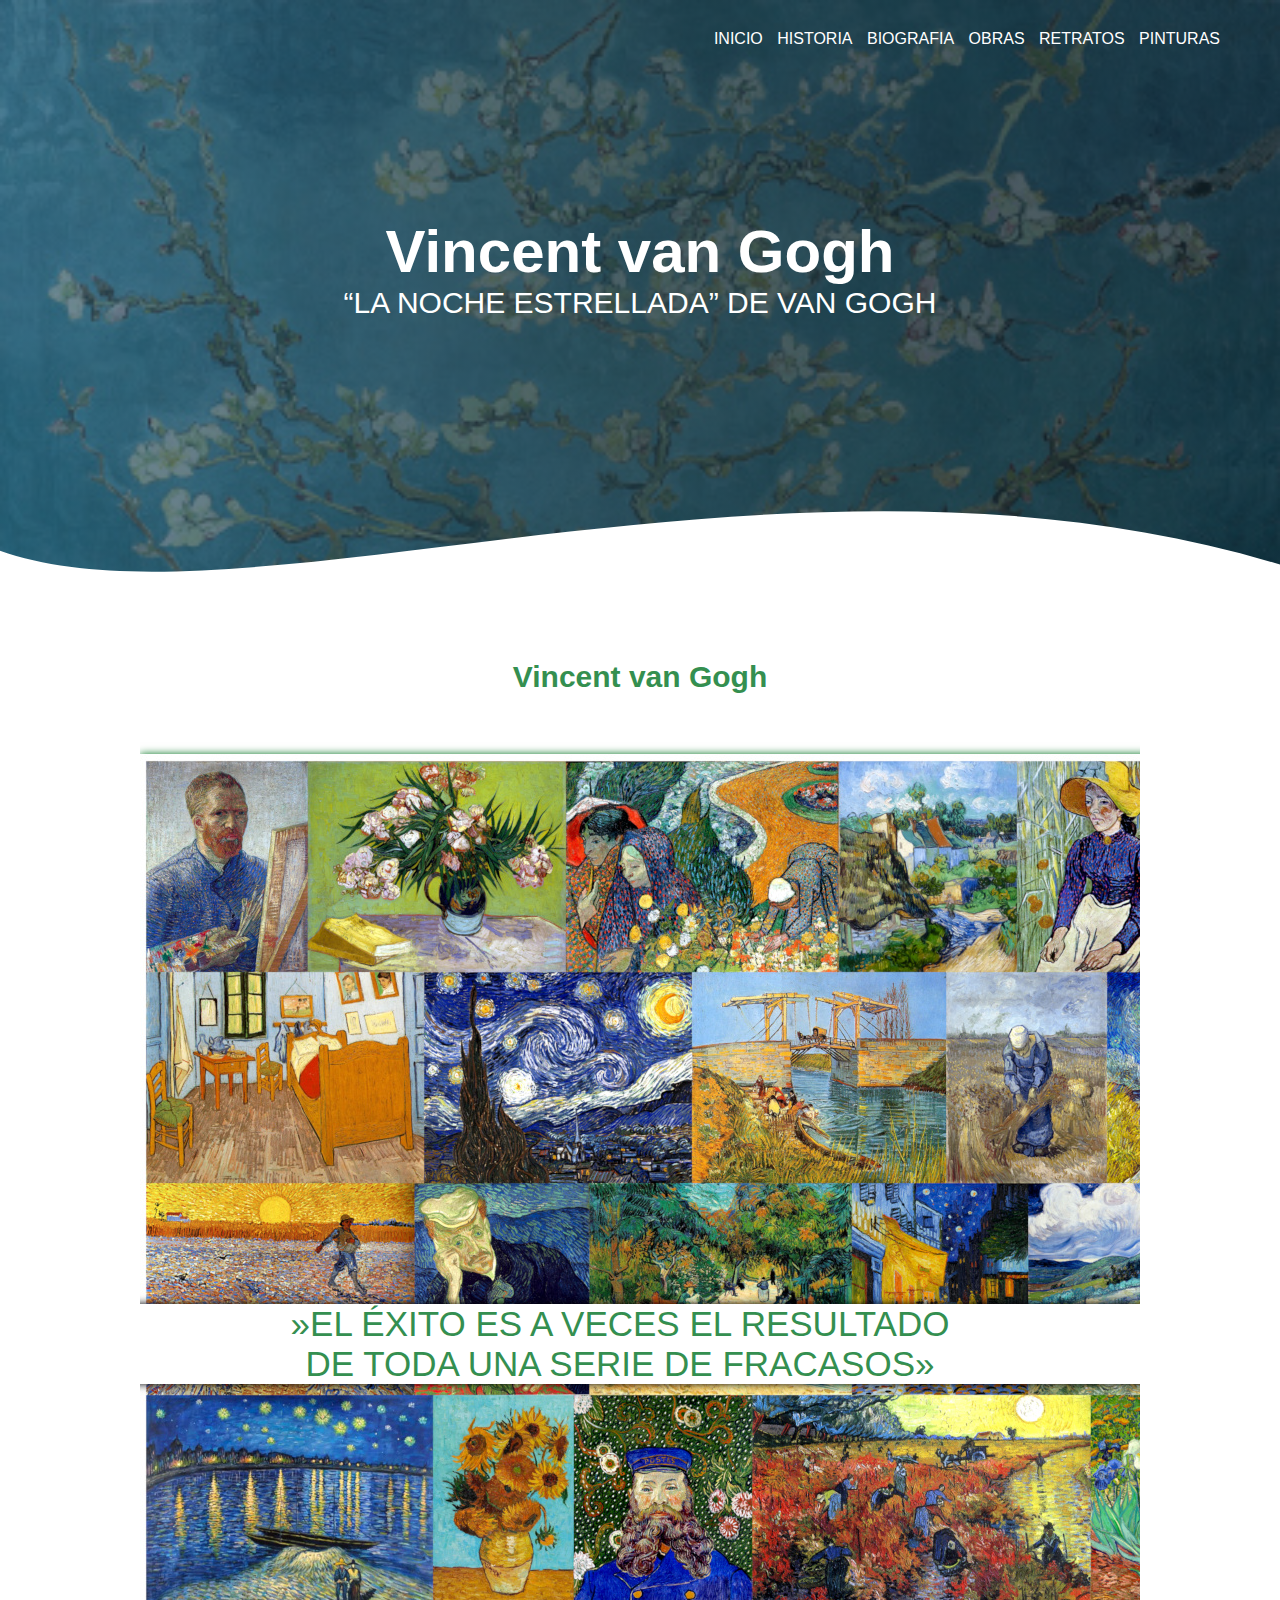
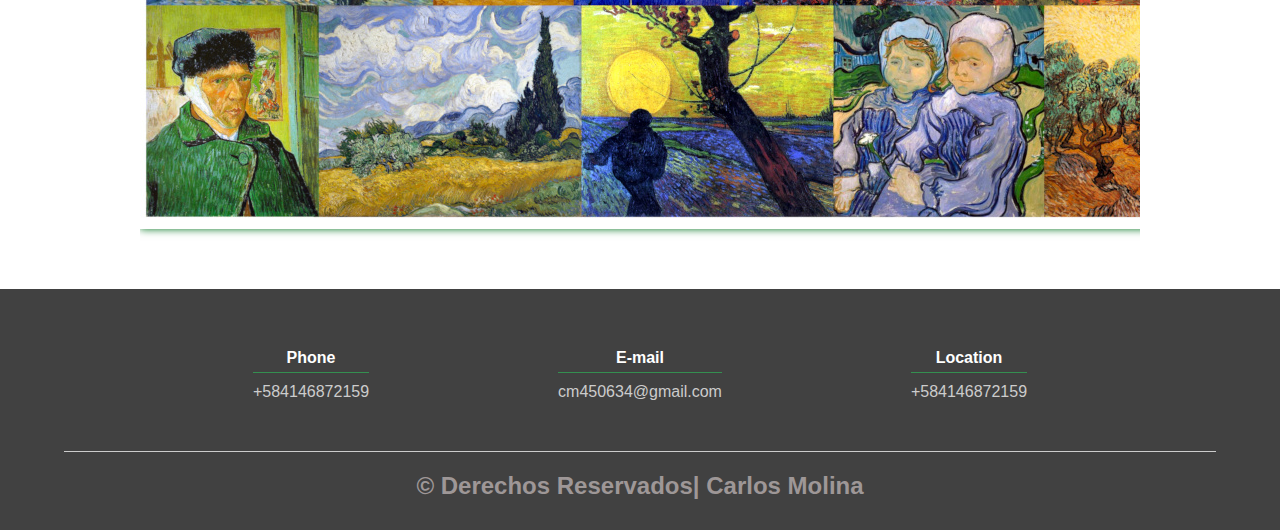
<file: index.html>
<!DOCTYPE html>
<html lang="es">
<head>
    <meta charset="UTF-8">
    <meta name="viewport" content="width=device-width, initial-scale=1.0">
    <title>CANVAs</title>
    <link rel="shortcut icon" href="img/icon1.jpg" type="image/x-icon">
    <link rel="stylesheet" href="css/style.css">
    <link rel = "preconnect" href = "https://fonts.gstatic.com">
    <link href = "https://fonts.googleapis.com/css2? family = Open + Sans: ital @ 1 & display = intercambiar "rel =" hoja de estilo ">
</head>
<body>
    <header>
        <nav>
            <a href="index.html">INICIO</a>
            <a href="historia.html">HISTORIA</a>
            <a href="biografia.html">BIOGRAFIA</a>
            <a href="obras.html">OBRAS</a>
            <a href="retratos.html">RETRATOS</a>
            <a href="pinturas.html">PINTURAS</a>
        </nav>
        <section class="text-header">
            <h1>Vincent van Gogh</h1>
            <h2>“LA NOCHE ESTRELLADA” DE VAN GOGH</h2>
        </section>
        <div class="wave" style="height: 150px; overflow: hidden;" ><svg viewBox="0 0 500 150" preserveAspectRatio="none" style="height: 100%; width: 100%;"><path d="M-23.98,66.61 C57.84,242.27 312.92,-78.45 530.19,141.61 L509.31,150.48 L0.00,150.00 Z" style="stroke: none; fill: #fff;"></path></svg></div>
    </header>
    <main>
        <section class="contenedor sobre-nosotros">
            <h2 class="titulo">Vincent van Gogh</h2>
            <div class="inicio-sobre-nosotros">
                <img src="img/portada.jpg" alt="" >
                <div class="contenido-texto">
                    <h3 class="texto1">»EL ÉXITO ES A VECES EL RESULTADO<br>DE TODA UNA SERIE DE FRACASOS»</br></h3>
                </div>
            </div>
        </section>
    </main>
    <footer>
        <div class="contenedor-footer">
            <div class="conten-foo">
                <h4>Phone</h4>
                <p>+584146872159</p>
            </div>
            <div class="conten-foo">
                <h4>E-mail</h4>
                <p>cm450634@gmail.com</p>
            </div>
            <div class="conten-foo">
                <h4>Location</h4>
                <p>+584146872159</p>
            </div>
        </div>
        <h2 class="titulo-f"> &copy; Derechos Reservados| Carlos Molina</h2>
    </footer>
</body>
</html>
</file>
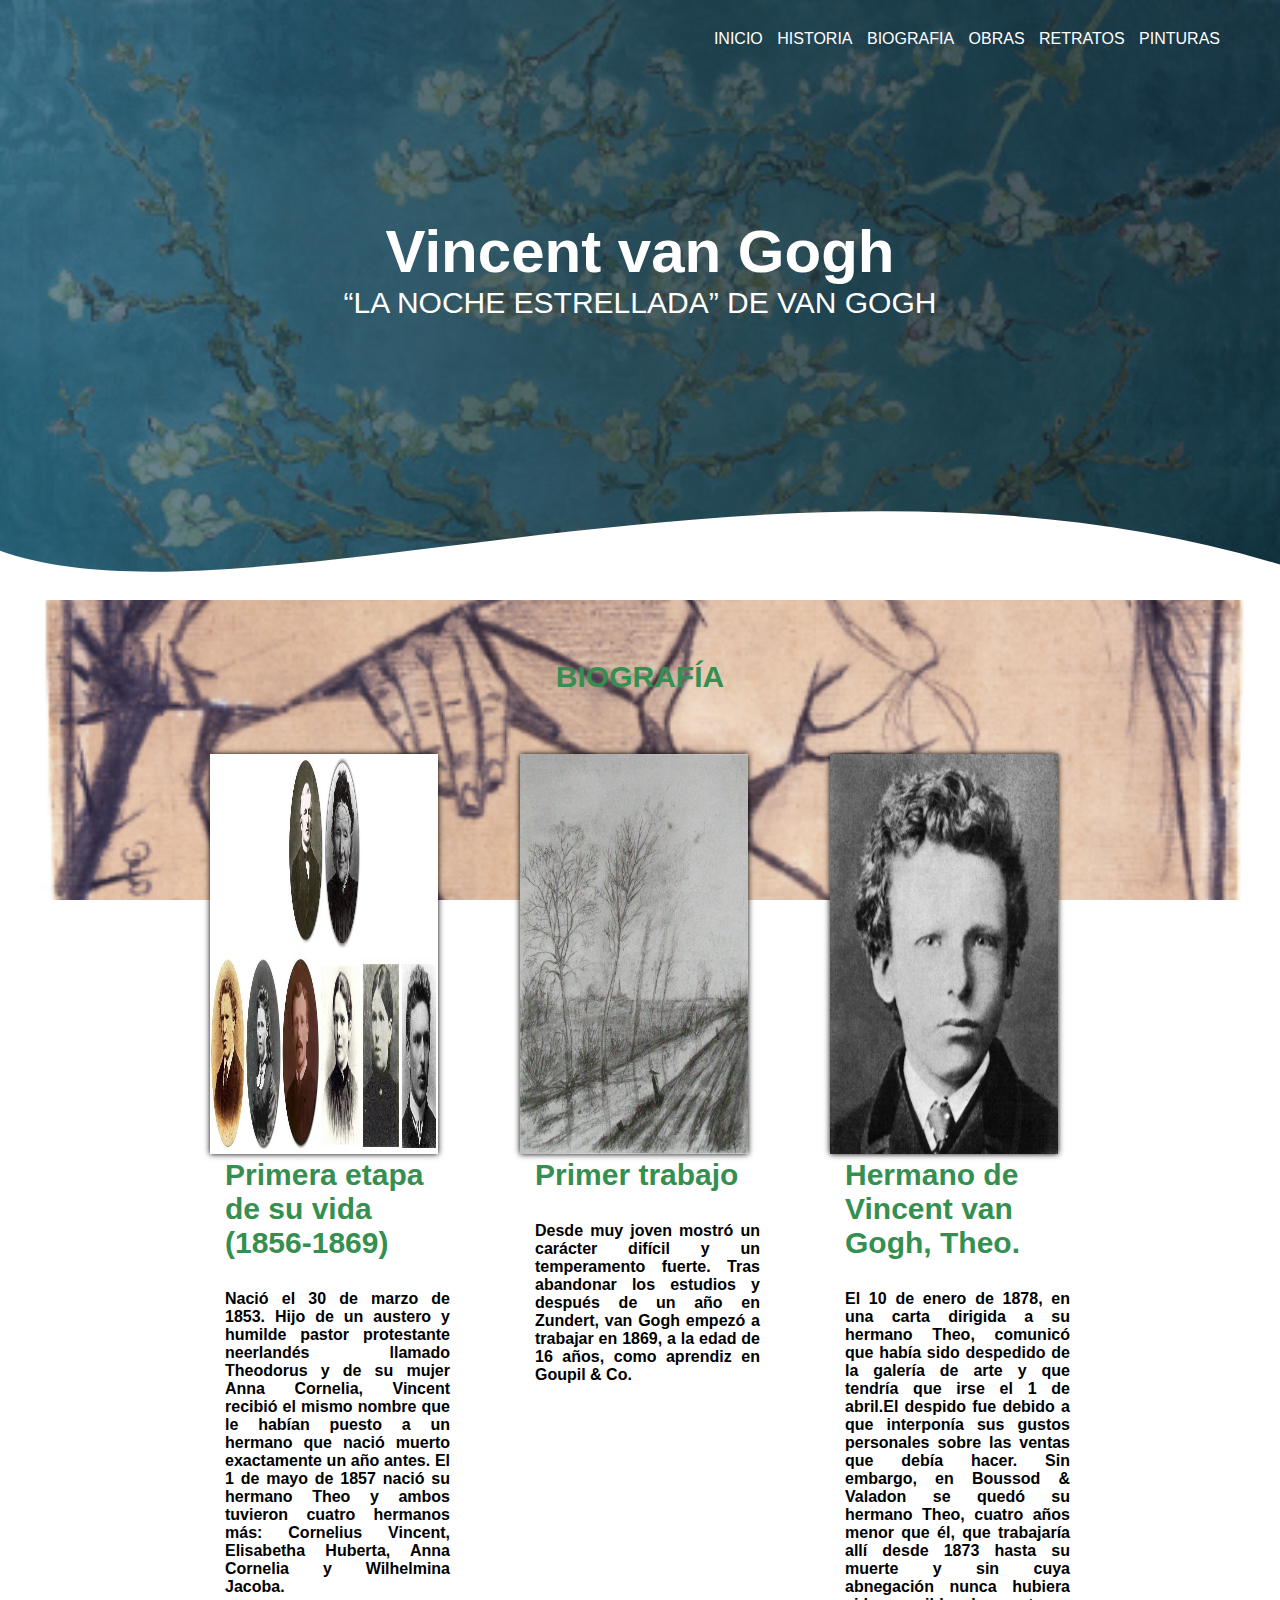
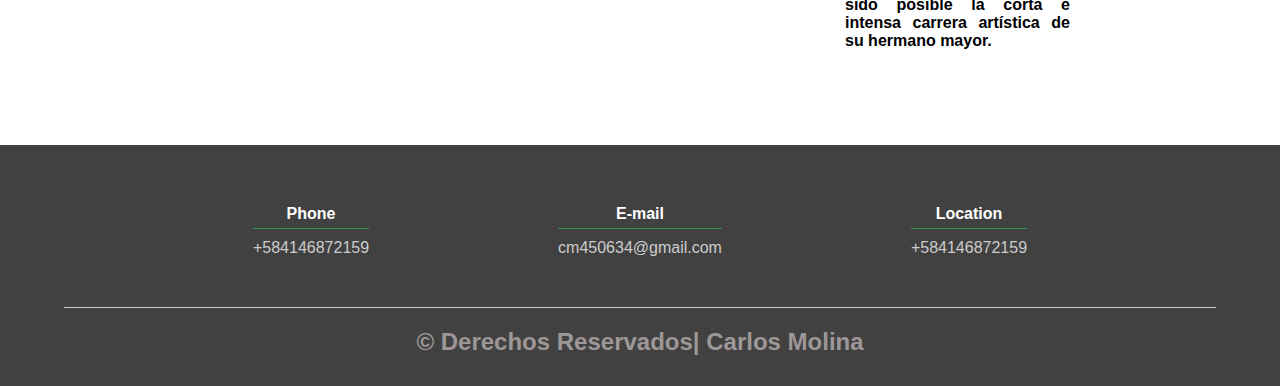
<file: biografia.html>
<!DOCTYPE html>
<html lang="es">
<head>
    <meta charset="UTF-8">
    <meta name="viewport" content="width=device-width, initial-scale=1.0">
    <title>CANVAs</title>
    <link rel="shortcut icon" href="img/icon1.jpg" type="image/x-icon">
    <link rel="stylesheet" href="css/style.css">
    <link rel = "preconnect" href = "https://fonts.gstatic.com">
    <link href = "https://fonts.googleapis.com/css2? family = Open + Sans: ital @ 1 & display = intercambiar "rel =" hoja de estilo ">
</head>
<body>
    <header>
        <nav>
            <a href="index.html">INICIO</a>
            <a href="historia.html">HISTORIA</a>
            <a href="biografia.html">BIOGRAFIA</a>
            <a href="obras.html">OBRAS</a>
            <a href="retratos.html">RETRATOS</a>
            <a href="pinturas.html">PINTURAS</a>
        </nav>
        <section  class="text-header">
             <h1>Vincent van Gogh
             </h1>
             <h2>“LA NOCHE ESTRELLADA” DE VAN GOGH</h2>
       </section>
    <div class="wave" style="height: 150px; overflow: hidden;" ><svg viewBox="0 0 500 150" preserveAspectRatio="none" style="height: 100%; width: 100%;"><path d="M-23.98,66.61 C57.84,242.27 312.92,-78.45 530.19,141.61 L509.31,150.48 L0.00,150.00 Z" style="stroke: none; fill: rgb(255, 255, 255);"></path></svg></div>
</header>
<main>
    <section class="biografia">
        <div class="contenedor">
        <h2 class="titulo">BIOGRAFÍA</h2>
        <div class="galeria-biof">
            <div class="imagen-biof">
                <img src="img/biog.jpg" alt="">
                <div class="texto-bio">
                    <h4>Primera etapa de su vida (1856-1869)</h4>
                    <p><b>Nació el 30 de marzo de 1853. Hijo de un austero y 
                        humilde pastor protestante neerlandés llamado Theodorus y de su mujer
                         Anna Cornelia, Vincent recibió el mismo nombre que le habían puesto 
                         a un hermano que nació muerto exactamente un año antes. El 1 de mayo de 
                         1857 nació su hermano Theo y ambos tuvieron cuatro hermanos más: Cornelius
                          Vincent, Elisabetha Huberta, Anna Cornelia y Wilhelmina Jacoba.</b></p>
                </div>
            </div>
            <div class="imagen-biof">
                <img src="img/biog3.jpg" alt="">
                <div class="texto-bio">
                    <h4>Primer trabajo</h4>
                    <p><b> Desde muy joven mostró un carácter difícil y un temperamento fuerte.
                         Tras abandonar los estudios y después de un año en Zundert,
                          van Gogh empezó a trabajar en 1869, a la edad de 16 años, como aprendiz en Goupil
                           & Co.</b></p>
                </div>
            </div>
            <div class="imagen-biof">
                <img src="img/biog2.jpg" alt="">
                <div class="texto-bio">
                    <h4>Hermano de Vincent van Gogh, Theo.</h4>
                    <p><b> El 10 de enero de 1878, en una carta dirigida a su hermano Theo, comunicó que había
                         sido despedido de la galería de arte y que tendría que irse el 1 de abril.El despido 
                         fue debido a que interponía sus gustos personales sobre las ventas que debía hacer. 
                         Sin embargo, en Boussod & Valadon se quedó su hermano Theo, cuatro años menor que él,
                          que trabajaría allí desde 1873 hasta su muerte y sin cuya abnegación nunca hubiera
                           sido posible la corta e intensa carrera artística de su hermano mayor.</b></p>
                </div>
             </div>
         </div>
      </div> 
    </section>
</main>
<footer>
    <div class="contenedor-footer">
        <div class="conten-foo">
            <h4>Phone</h4>
            <p>+584146872159</p>
        </div>
        <div class="conten-foo">
            <h4>E-mail</h4>
            <p>cm450634@gmail.com</p>
        </div>
        <div class="conten-foo">
            <h4>Location</h4>
            <p>+584146872159</p>
        </div>
    </div>
    <h2 class="titulo-f"> &copy; Derechos Reservados| Carlos Molina</h2>
</footer>

</body>
</html>
</file>
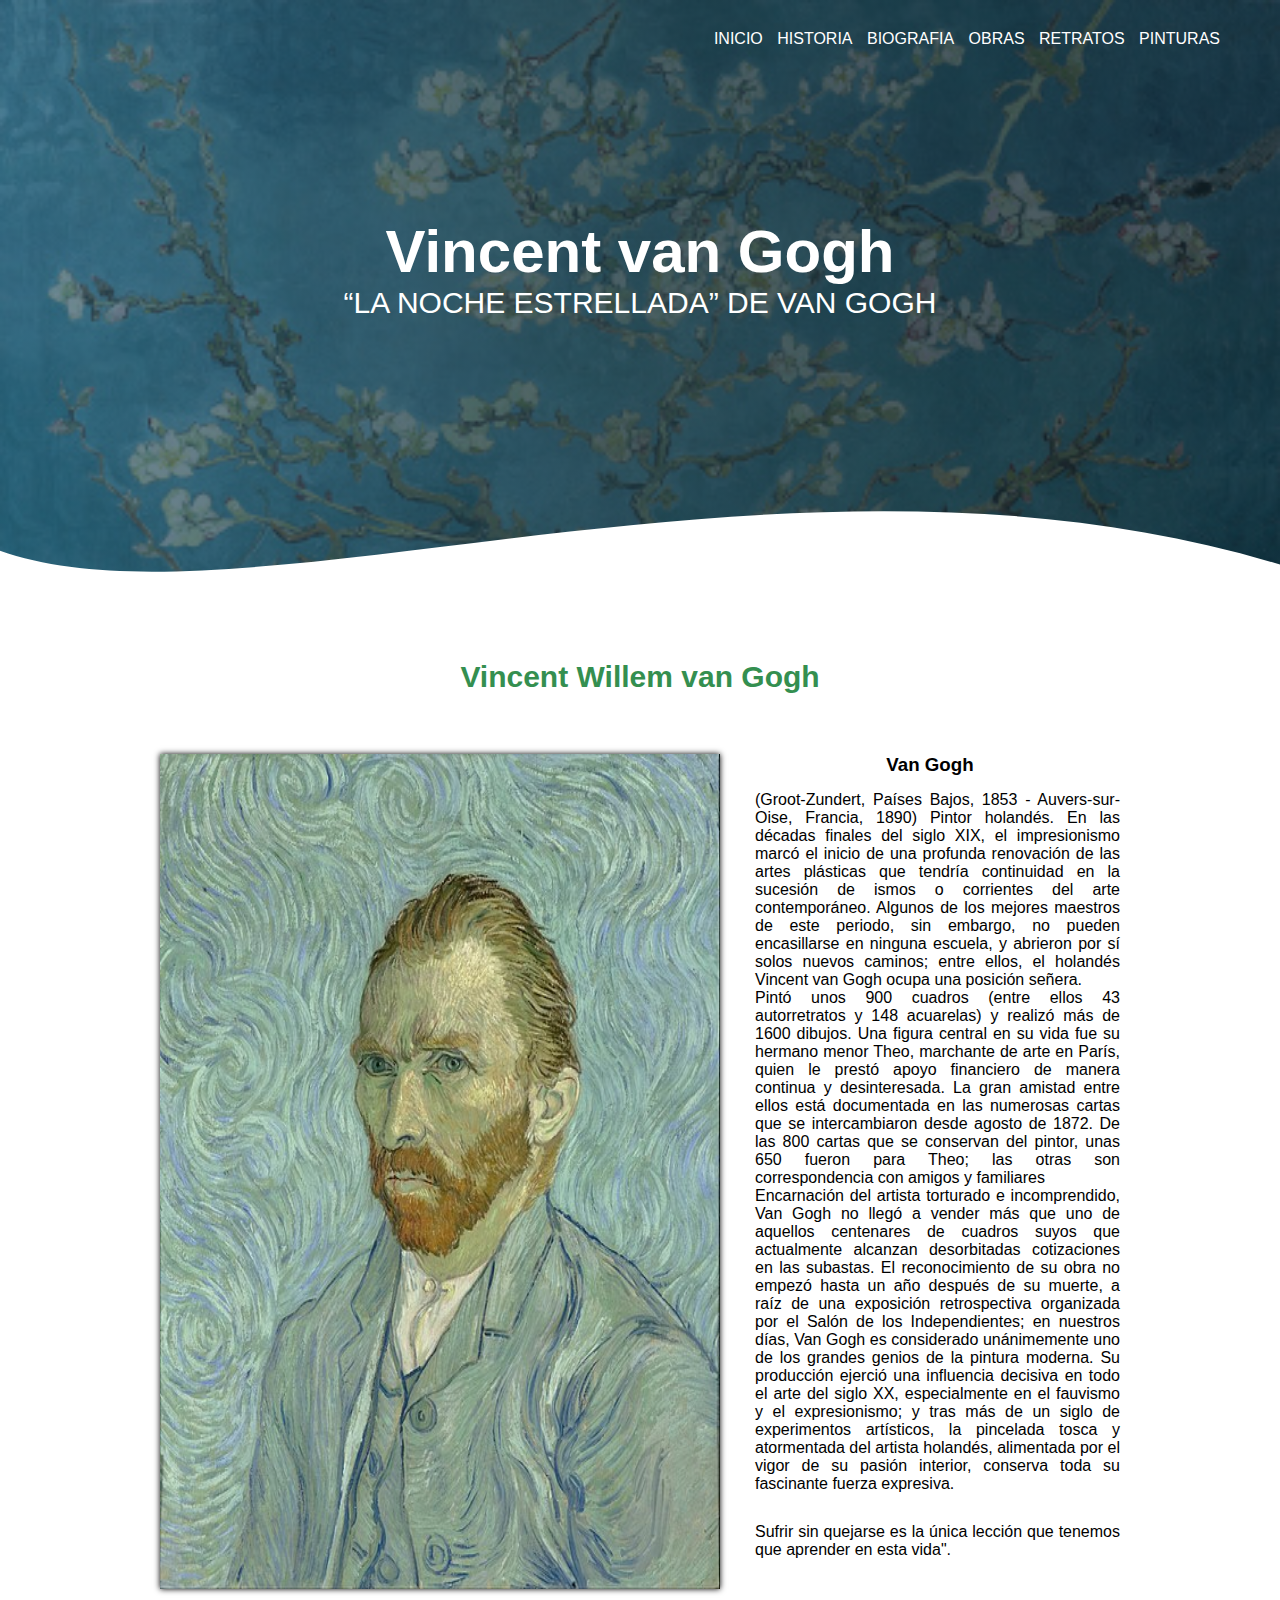
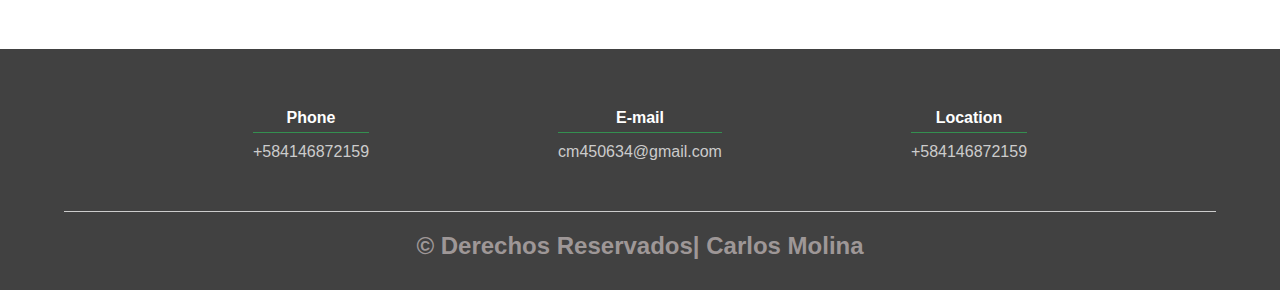
<file: historia.html>
<!DOCTYPE html>
<html lang="es">
<head>
    <meta charset="UTF-8">
    <meta name="viewport" content="width=device-width, initial-scale=1.0">
    <title>CANVAs</title>
    <link rel="shortcut icon" href="img/icon1.jpg" type="image/x-icon">
    <link rel="stylesheet" href="css/style.css">
    <link rel = "preconnect" href = "https://fonts.gstatic.com">
    <link href = "https://fonts.googleapis.com/css2? family = Open + Sans: ital @ 1 & display = intercambiar "rel =" hoja de estilo ">
</head>
<body>
    <header>
        <nav>
            <a href="index.html">INICIO</a>
            <a href="historia.html">HISTORIA</a>
            <a href="biografia.html">BIOGRAFIA</a>
            <a href="obras.html">OBRAS</a>
            <a href="retratos.html">RETRATOS</a>
            <a href="pinturas.html">PINTURAS</a>
        </nav>
        <section class="text-header">
            <h1>Vincent van Gogh
            </h1>
            <h2>“LA NOCHE ESTRELLADA” DE VAN GOGH</h2>
        </section>
        <div class="wave" style="height: 150px; overflow: hidden;" ><svg viewBox="0 0 500 150" preserveAspectRatio="none" style="height: 100%; width: 100%;"><path d="M-23.98,66.61 C57.84,242.27 312.92,-78.45 530.19,141.61 L509.31,150.48 L0.00,150.00 Z" style="stroke: none; fill: #fff;"></path></svg></div>
    </header>
    <main>
        <section class="contenedor canv-historia">
                <h2 class="titulo">Vincent Willem van Gogh</h2>
                <div class="contenedor-canv-hist">
                        <img src="img/icon.jpg" alt="" class="imagen-about">
                        <div class="contenido-texto ">
                           <h3>Van Gogh</h3>
                          <p>(Groot-Zundert, Países Bajos, 1853 - Auvers-sur-Oise, Francia, 1890)
                               Pintor holandés. En las décadas finales del siglo XIX, el impresionismo 
                               marcó el inicio de una profunda renovación de las artes plásticas que 
                               tendría continuidad en la sucesión de ismos o corrientes del arte 
                               contemporáneo. Algunos de los mejores maestros de este periodo, 
                               sin embargo, no pueden encasillarse en ninguna escuela, y abrieron 
                               por sí solos nuevos caminos; entre ellos, el holandés Vincent van Gogh
                                ocupa una posición señera. <br>Pintó unos 900 cuadros (entre ellos 43 autorretratos y 148 acuarelas) y realizó más de 1600 dibujos. Una figura central en su vida fue su hermano menor Theo, marchante de arte en París, quien le prestó apoyo financiero de manera continua y desinteresada. La gran amistad entre ellos está documentada en las numerosas cartas que se intercambiaron desde agosto de 1872. De las 800 cartas que se conservan del pintor,
                                 unas 650 fueron para Theo; las otras son correspondencia con amigos y familiares</br> Encarnación del artista torturado e incomprendido, Van Gogh no llegó a vender más que uno de aquellos centenares de cuadros suyos que actualmente alcanzan desorbitadas cotizaciones en las subastas. El reconocimiento de su obra no empezó hasta un año después de su muerte, a raíz de una exposición retrospectiva organizada por el Salón de los Independientes; en nuestros días, Van Gogh es considerado unánimemente uno de los grandes genios de la pintura moderna. Su producción ejerció una influencia decisiva en todo el arte del siglo XX, especialmente en el fauvismo y el expresionismo; y tras más de un siglo de experimentos artísticos, la pincelada tosca y atormentada del artista holandés, alimentada
                                  por el vigor de su pasión interior, conserva toda su fascinante fuerza expresiva. </p>                
                       
                                  <p>Sufrir sin quejarse es la única lección que tenemos que aprender en esta vida".
                                </p>     
                         </div>
                
                    </div>
                
         </section>
    </main>
    <footer>
        <div class="contenedor-footer">
            <div class="conten-foo">
                <h4>Phone</h4>
                <p>+584146872159</p>
            </div>
            <div class="conten-foo">
                <h4>E-mail</h4>
                <p>cm450634@gmail.com</p>
            </div>
            <div class="conten-foo">
                <h4>Location</h4>
                <p>+584146872159</p>
            </div>
        </div>
        <h2 class="titulo-f"> &copy; Derechos Reservados| Carlos Molina</h2>
    </footer>
</body>
</html>
</file>
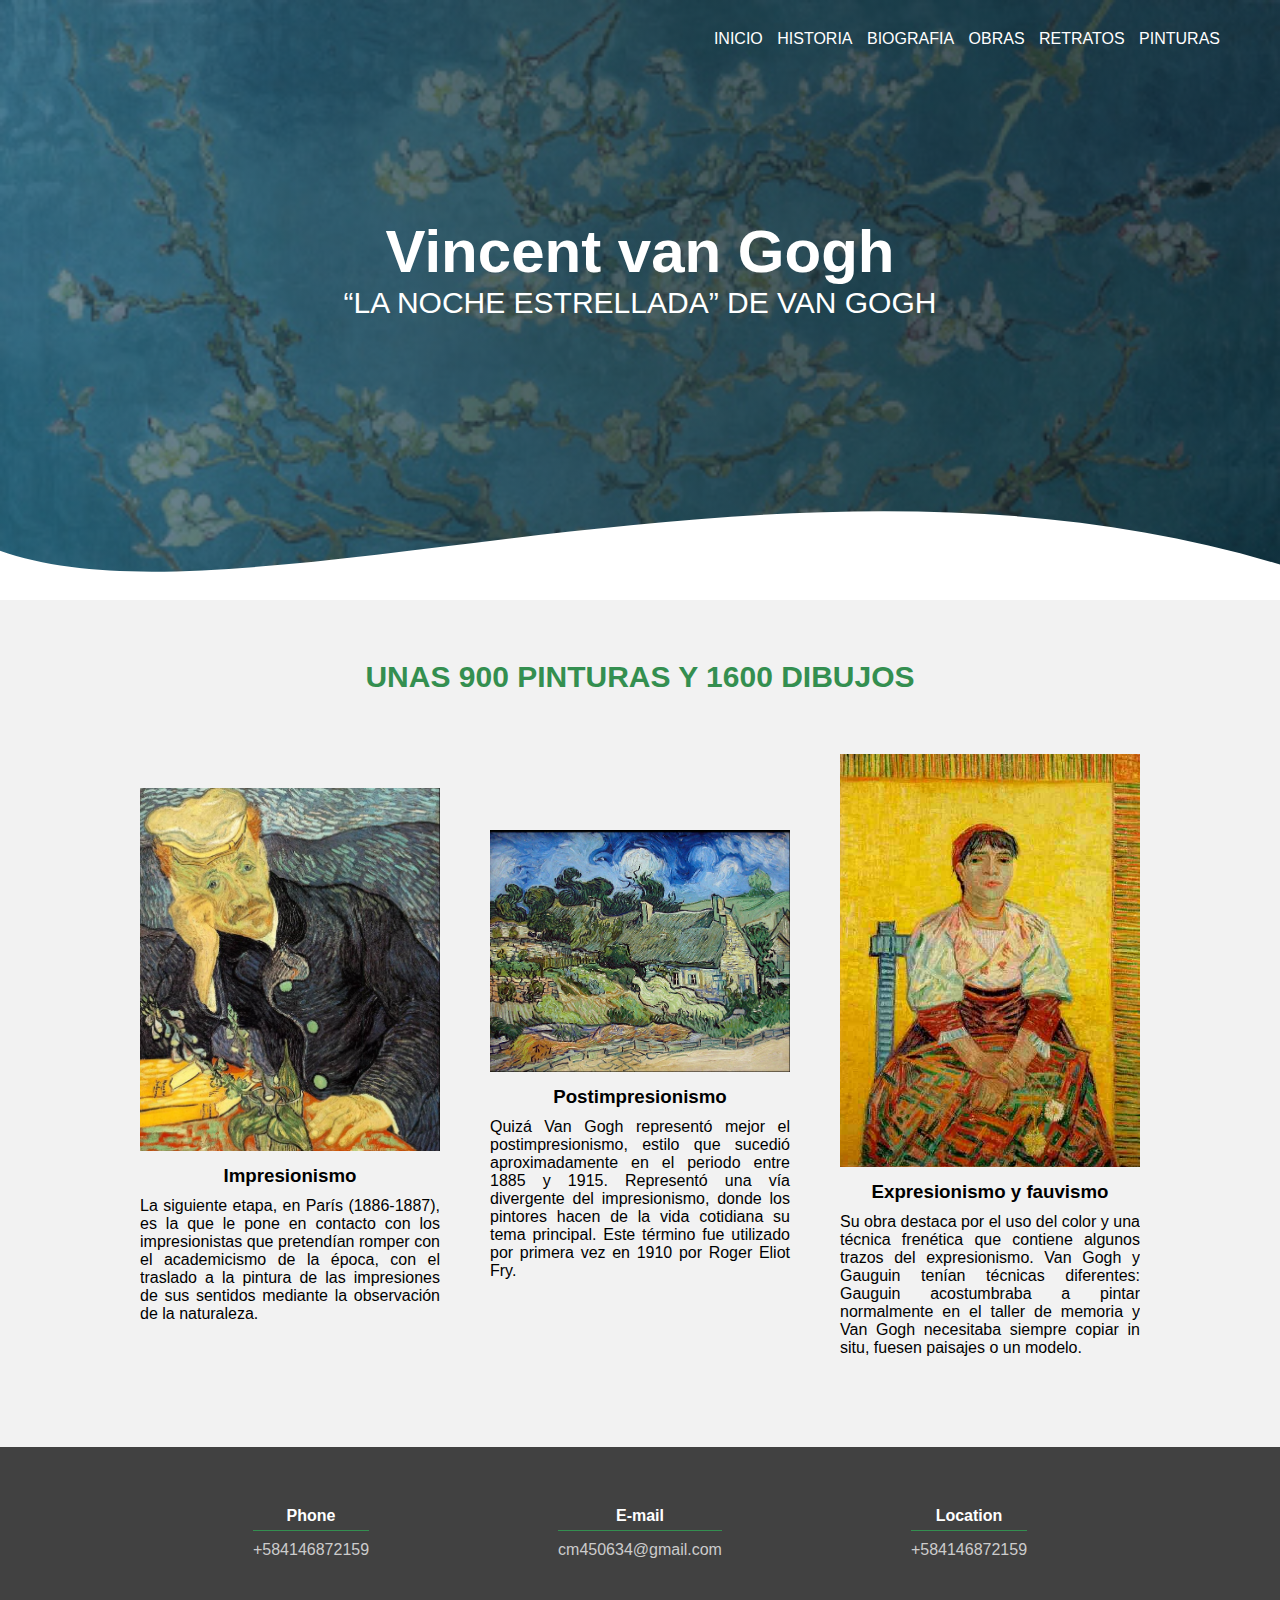
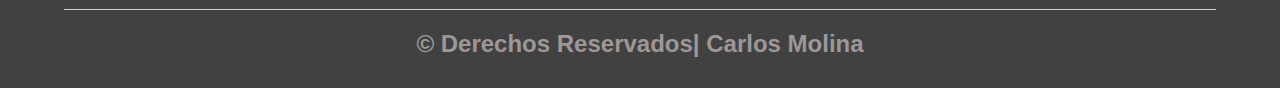
<file: obras.html>
<!DOCTYPE html>
<html lang="es">
<head>
    <meta charset="UTF-8">
    <meta name="viewport" content="width=device-width, initial-scale=1.0">
    <title>CANVAs</title>
    <link rel="shortcut icon" href="img/icon1.jpg" type="image/x-icon">
    <link rel="stylesheet" href="css/style.css">
    <link rel = "preconnect" href = "https://fonts.gstatic.com">
    <link href = "https://fonts.googleapis.com/css2? family = Open + Sans: ital @ 1 & display = intercambiar "rel =" hoja de estilo ">
</head>
<body>
    <header>
        <nav>
            <a href="index.html">INICIO</a>
            <a href="historia.html">HISTORIA</a>
            <a href="biografia.html">BIOGRAFIA</a>
            <a href="obras.html">OBRAS</a>
            <a href="retratos.html">RETRATOS</a>
            <a href="pinturas.html">PINTURAS</a>
        </nav>
        <section  class="text-header">
            <h1>Vincent van Gogh
            </h1>
            <h2>“LA NOCHE ESTRELLADA” DE VAN GOGH</h2>
        </section>
        <div class="wave" style="height: 150px; overflow: hidden;" ><svg viewBox="0 0 500 150" preserveAspectRatio="none" style="height: 100%; width: 100%;"><path d="M-23.98,66.61 C57.84,242.27 312.92,-78.45 530.19,141.61 L509.31,150.48 L0.00,150.00 Z" style="stroke: none; fill: #fff;"></path></svg></div>
    </header>
    <main>
     <section class="obras">
        <div class="contenedor">
                <h2 class="titulo">UNAS 900 PINTURAS Y 1600 DIBUJOS</h2>
                <div class="obras-cont">
                    <div class="obra-ind">
                          <img src="img/obra1.png" alt="">
                            <div class="contenido-texto-o">
                            <h3>Impresionismo</h3>
                            <p>La siguiente etapa, en París (1886-1887), es la que le pone en contacto con los 
                              impresionistas que pretendían romper con el academicismo de la época, con el 
                              traslado a la pintura de las impresiones de sus sentidos mediante la observación
                               de la naturaleza.</p>
                            </div>
                    </div>
                    <div class="obra-ind">
                          <img src="img/obra2.png" alt="">
                            <div class="contenido-texto-o">
                              <h3>Postimpresionismo</h3>
                              <p>Quizá Van Gogh representó mejor el postimpresionismo, estilo que sucedió 
                                aproximadamente en el periodo entre 1885 y 1915. Representó una vía divergente
                                 del impresionismo, donde los pintores hacen de la vida cotidiana su tema 
                                 principal. Este término fue utilizado por primera vez en 1910 por Roger Eliot 
                                 Fry.</p>
                            </div>
                    </div>
                    <div class="obra-ind">
                          <img src="img/obra3.png" alt="">
                            <div class="contenido-texto-o">
                              <h3>Expresionismo y fauvismo</h3>
                             <p>Su obra destaca por el uso del color y una técnica frenética que contiene algunos
                               trazos del expresionismo. Van Gogh y Gauguin tenían técnicas diferentes: Gauguin 
                               acostumbraba a pintar normalmente en el taller de memoria y Van Gogh necesitaba siempre copiar in situ, fuesen paisajes o un modelo.</p>
                    
                            </div>      
                      </div>
                </div>
        </div>
    
      </section>
    </main> 
    <footer>
        <div class="contenedor-footer">
            <div class="conten-foo">
                <h4>Phone</h4>
                <p>+584146872159</p>
            </div>
            <div class="conten-foo">
                <h4>E-mail</h4>
                <p>cm450634@gmail.com</p>
            </div>
            <div class="conten-foo">
                <h4>Location</h4>
                <p>+584146872159</p>
            </div>
        </div>
        <h2 class="titulo-f"> &copy; Derechos Reservados| Carlos Molina</h2>
    </footer>
</body>
</html>
</file>
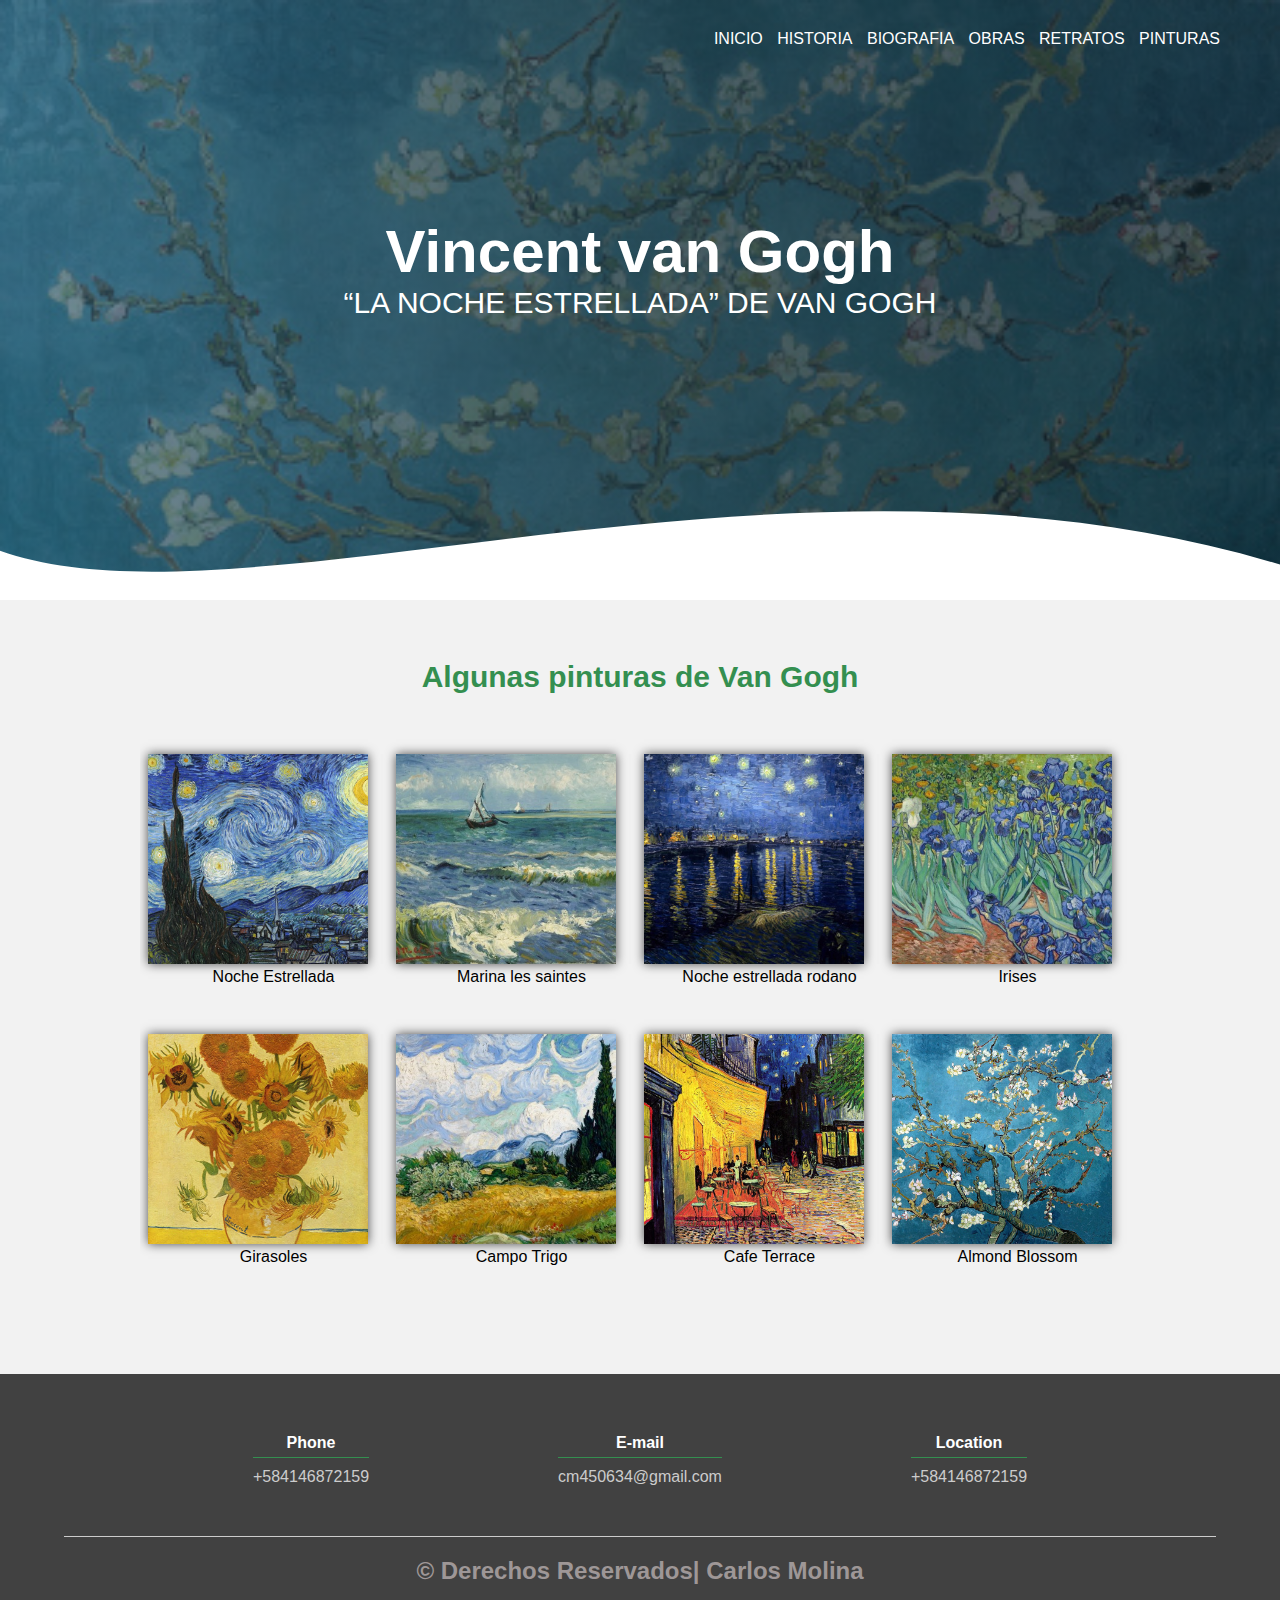
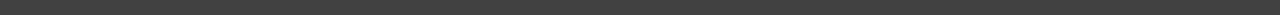
<file: pinturas.html>
<!DOCTYPE html>
<html lang="es">
<head>
    <meta charset="UTF-8">
    <meta name="viewport" content="width=device-width, initial-scale=1.0">
    <title>CANVAs</title>
    <link rel="shortcut icon" href="img/icon1.jpg" type="image/x-icon">
    <link rel="stylesheet" href="css/style.css">
    <link rel = "preconnect" href = "https://fonts.gstatic.com">
    <link href = "https://fonts.googleapis.com/css2? family = Open + Sans: ital @ 1 & display = intercambiar "rel =" hoja de estilo ">
</head>
<body>
    <header>
        <nav>
            <a href="index.html">INICIO</a>
            <a href="historia.html">HISTORIA</a>
            <a href="biografia.html">BIOGRAFIA</a>
            <a href="obras.html">OBRAS</a>
            <a href="retratos.html">RETRATOS</a>
            <a href="pinturas.html">PINTURAS</a>
        </nav>
        <section  class="text-header">
            <h1>Vincent van Gogh
            </h1>
            <h2>“LA NOCHE ESTRELLADA” DE VAN GOGH</h2>
        </section>
        <div class="wave" style="height: 150px; overflow: hidden;" ><svg viewBox="0 0 500 150" preserveAspectRatio="none" style="height: 100%; width: 100%;"><path d="M-23.98,66.61 C57.84,242.27 312.92,-78.45 530.19,141.61 L509.31,150.48 L0.00,150.00 Z" style="stroke: none; fill: #fff;"></path></svg></div>
    </header>
    <main>
        <section  class="pinturas">
            <div class="contenedor">
                <h2 class="titulo">Algunas pinturas de Van Gogh</h2>
                    <div class="galeria-pintura">
                        <div class="imagen-pintura">
                            <img src="img/noche estrellada.jpg" alt="">
                            <p>Noche Estrellada</p>
                        </div>
                         <div class="imagen-pintura">
                            <img src="img/marina les saintes maries de la mer.jpg" alt="">
                            <p> Marina les saintes</p>        
                        </div>
                         <div class="imagen-pintura">
                            <img src="img/noche estrellada sobre rodano.jpg" alt="">
                            <p>Noche estrellada rodano</p>
                        </div>
                        <div class="imagen-pintura">
                            <img src="img/irises.jpg" alt="">
                            <p>Irises</p>
                        </div>
                        <div class="imagen-pintura">
                            <img src="img/girasoles.jpg" alt="">
                            <p>Girasoles</p>
                        </div>
                        <div class="imagen-pintura">
                            <img src="img/campo trigo.jpg" alt="">
                            <p>Campo Trigo </p>
                        </div>
                        <div class="imagen-pintura">
                            <img src="img/cafe terrace.jpg" alt="">
                            <p>Cafe Terrace</p>
                        </div>
                        <div class="imagen-pintura">
                            <img src="img/almond blossom.jpg" alt="">
                            <p>Almond Blossom</p>
                        </div>  
                    </div>
            </div>
        
        </section>
    </main>
    <footer>
        <div class="contenedor-footer">
            <div class="conten-foo">
                <h4>Phone</h4>
                <p>+584146872159</p>
            </div>
            <div class="conten-foo">
                <h4>E-mail</h4>
                <p>cm450634@gmail.com</p>
            </div>
            <div class="conten-foo">
                <h4>Location</h4>
                <p>+584146872159</p>
            </div>
        </div>
        <h2 class="titulo-f"> &copy; Derechos Reservados| Carlos Molina</h2>
    </footer>
</body>
</html>
</file>
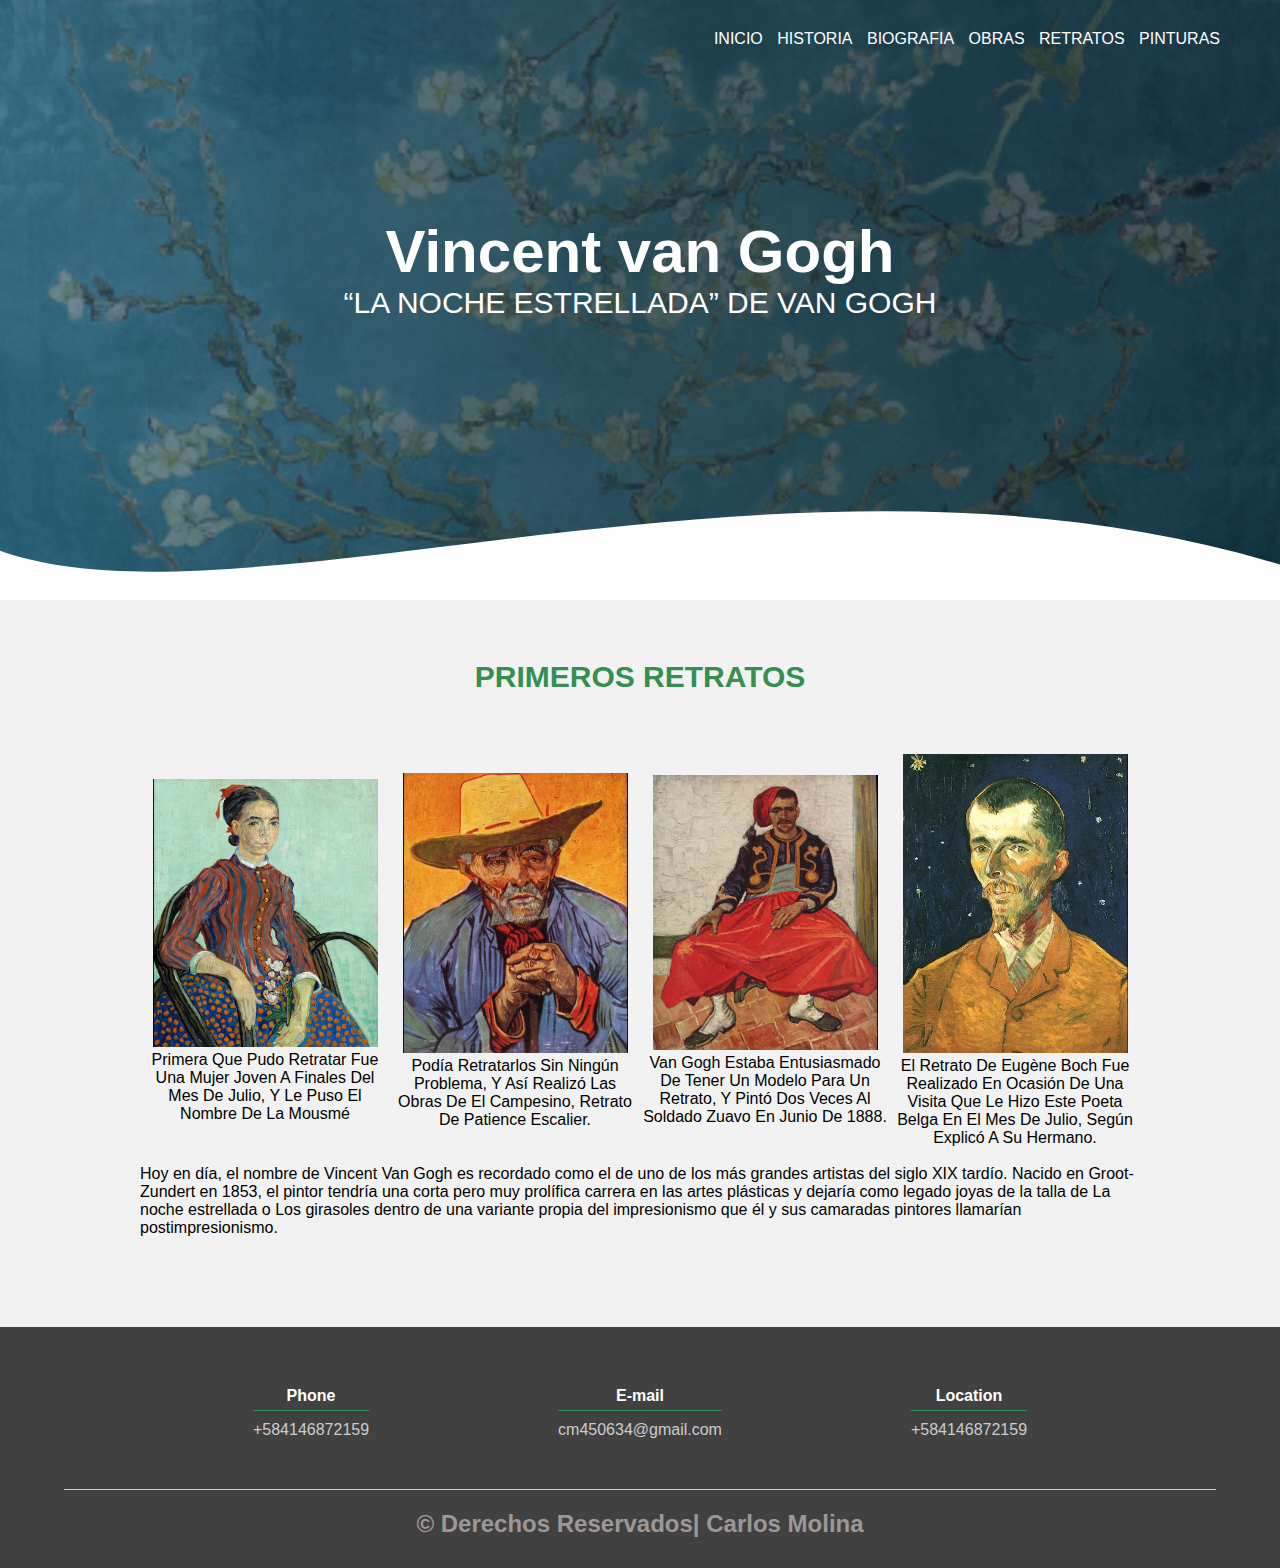
<file: retratos.html>
<!DOCTYPE html>
<html lang="es">
<head>
    <meta charset="UTF-8">
    <meta name="viewport" content="width=device-width, initial-scale=1.0">
    <title>CANVAs</title>
    <link rel="shortcut icon" href="img/icon1.jpg" type="image/x-icon">
    <link rel="stylesheet" href="css/style.css">
</head>
<body>
    <header>
        <nav>
            <a href="index.html">INICIO</a>
            <a href="historia.html">HISTORIA</a>
            <a href="biografia.html">BIOGRAFIA</a>
            <a href="obras.html">OBRAS</a>
            <a href="retratos.html">RETRATOS</a>
            <a href="pinturas.html">PINTURAS</a>
        </nav>
        <section class="text-header">
            <h1>Vincent van Gogh
            </h1>
            <h2>“LA NOCHE ESTRELLADA” DE VAN GOGH</h2>
        </section>
        <div class="wave" style="height: 150px; overflow: hidden;" ><svg viewBox="0 0 500 150" preserveAspectRatio="none" style="height: 100%; width: 100%;"><path d="M-23.98,66.61 C57.84,242.27 312.92,-78.45 530.19,141.61 L509.31,150.48 L0.00,150.00 Z" style="stroke: none; fill: #fff;"></path></svg></div>
    </header>
    <main>
        <section class="retratos">
            <div class="contenedor">
                    <h2 class="titulo">PRIMEROS RETRATOS</h2>

                    <div class="retratos-coont">
                        <div class="retrato-ind">
                
                            <img src="img/retrato1.png" alt="">
                            <p> Primera Que Pudo Retratar Fue Una Mujer Joven A Finales Del Mes De Julio, 
                                Y Le Puso El Nombre De La Mousmé</p>
                        </div>
                        <div class="retrato-ind">
                            <img src="img/retrato2.png" alt="">
                            <p> Podía Retratarlos Sin Ningún Problema, Y Así Realizó Las Obras De El Campesino,
                                Retrato De Patience Escalier.
                            </p>
                        </div>
                        <div class="retrato-ind">
                            <img src="img/retrato3.png" alt="">
                             <p>Van Gogh Estaba Entusiasmado De Tener Un Modelo Para Un Retrato, Y Pintó Dos Veces
                                 Al Soldado Zuavo En Junio De 1888.</p>
                        </div>
                        <div class="retrato-ind">
                            <img src="img/retrato4.png" alt="">
                            <p> El Retrato De Eugène Boch Fue Realizado En Ocasión De Una Visita Que Le Hizo Este
                                Poeta Belga En El Mes De Julio, Según Explicó A Su Hermano.</p>
                        </div>
                    </div>
                    <br>
                    <p>Hoy en día, el nombre de Vincent Van Gogh es recordado como el de uno de los más grandes artistas del siglo XIX tardío. Nacido en  Groot-Zundert en 1853, el pintor tendría una corta pero muy prolífica carrera en las artes plásticas y dejaría como legado joyas de la talla de La noche estrellada o Los girasoles dentro de una variante propia del impresionismo que él y sus camaradas pintores llamarían postimpresionismo.</p>

            </div>

        </section>
    </main>
    <footer>
        <div class="contenedor-footer">
            <div class="conten-foo">
                <h4>Phone</h4>
                <p>+584146872159</p>
            </div>
            <div class="conten-foo">
                <h4>E-mail</h4>
                <p>cm450634@gmail.com</p>
            </div>
            <div class="conten-foo">
                <h4>Location</h4>
                <p>+584146872159</p>
            </div>
        </div>
        <h2 class="titulo-f"> &copy; Derechos Reservados| Carlos Molina</h2>
    </footer>
</body>
</html>
</file>
<file: css/style.css>
*{
    margin: 0;
    padding: 0;
    box-sizing: border-box;
}

body{
    font-family: sans-serif;
}

.contenedor{
    padding: 60px 0;
    width: 90%;
    max-width: 1000px;
    margin: auto;
    overflow: hidden;
}

.titulo{
    color: #348F50;
    font-size: 30px;
    text-align: center;
    margin-bottom: 60px;

}


 /*header*/
 header{
    width: 100%;
    height: 600px;
    background: hsl(198, 46%, 12%);
    /* fallback for old browsers */
    background: -webkit-linear-gradient(to right, hsla(197, 38%, 28%, 0.822), hsla(194, 35%, 19%, 0.733), hsla(198, 44%, 11%, 0.692)), url(../img/almond\ blossom.jpg);
   /* Chrome 10-25, Safari 5.1-6 */
    background: linear-gradient(to right, hsla(198, 39%, 28%, 0.664), hsla(194, 35%, 19%, 0.808), hsla(198, 43%, 11%, 0.747)), url(../img/almond\ blossom.jpg);
   /* W3C, IE 10+/ Edge, Firefox 16+, Chrome 26+, Opera 12+, Safari 7+ */
    background-size: cover;
    background-attachment: fixed;
    position: relative;
    
 }

 nav{
     text-align: right;
     padding: 30px 50px 0 0;
 }

 nav > a{
     color: white;
     font-weight: 300;
     text-decoration: none;
     margin-right: 10px;
 }

 header .text-header{
     color: #fff;
     display: flex;
     height:440px;
     width: 100%;
     align-items: center;
     justify-content: center;
     flex-direction: column;
     text-align: center;
 }

 .text-header h1{
     font-size: 60px;
     color: #fff;
 }

 .text-header h2{
    font-size: 30px;
    font-weight: 300;
    color: #fff;
 }

 .inicio-sobre-nosotros{
     position: relative;
     display: inline-block;
     box-shadow: 0 0 8px rgb(5, 117, 33);
    
 }
 
 
 .texto1{
     position: absolute;
     bottom: 40%;
     right: 18%;
     font-weight: 300;
     font-family: sans-serif, Georgia, 'Times New Roman', Times, serif;
     color: #348F50;
     font-size: 35px;
     background: white;
     width: 100%;
     box-shadow: 0 0 8px rgb(0, 0, 4);

 }

 

 .wave{
    position: absolute;
    bottom: 0;
    width: 100%;    
 }

/*HISTORIA*/
.contenedor-canv-hist{
    display: flex;
    justify-content: space-evenly;
}
.imagen-about{
    width: 56%;
    box-shadow: 0 0 6px 0 rgb(0, 0, .6);

}

.contenedor-canv-hist .contenido-texto{
    width: 38%;
}

.contenido-texto h3{
    margin-bottom: 15px;
    text-align: center;
}

.contenido-texto p{
    font-family: sans-serif;
    padding: 0 0 30px 15px;
    font-weight: 300;
    text-align: justify;  
}

/*BIOGRAFIA*/
.biografia{
    background-image: url(../img/jeje.PNG);
    position: relative;
    background-size: cover;
    background-attachment: fixed;
}

.galeria-biof{
    display: flex;
    justify-content: space-evenly;
    flex-wrap: wrap;
}

.imagen-biof{
    width: 24%;
    margin-bottom: 10px;
}

.imagen-biof > img{
    width: 95%;
    height: 400px;
    box-shadow: 0 0 6px 0 rgb(0, 0, .6);
   
}

.texto-bio > h4{
    font-size: 30px;
    color: #348F50;
    padding: 0 0 30px 15px;
    
}

.texto-bio > p{
    font-family: sans-serif;
    padding: 0 0 25px 15px;
    text-align: justify;  
    color: rgb(0, 0, 0.5);
}

/*OBRAS*/
.obras{
    background: #f2f2f2;
    padding-bottom: 30px;  
}
.obras-cont{
    display: flex;
    justify-content: space-between;
    align-items: center;
}

.obra-ind{
   width: 30%;
   text-align: center;
}

.obra-ind img{
    width: 100%;
}

.contenido-texto-o h3{
    margin: 10px 0;
}

.contenido-texto-o p{
    font-weight: 300;
    text-align: justify;
}

/*RETRATOS*/

.retratos{
    background: #f2f2f2;
    padding-bottom: 30px;
}

.retratos-coont{
    display: flex;
    justify-content: space-between;
    align-items: center;
}

.retrato-ind{
    width: 30%;
   text-align: center;
}

.retrato-ind img{
    width: 90%;
}

.retratos > p{
    font-family: cursive;
    font-weight: 300;
    text-align: justify;
}

/*PINTURAS*/
.pinturas{
    background: #f2f2f2;
}

.galeria-pintura{
    display: flex;
    justify-content: space-evenly;
    flex-wrap: wrap;
}


.imagen-pintura{
    width: 24%;
    height: 250px;
    margin-bottom: 30px;

   
}

.imagen-pintura > img{
    width: 220px;
    height: 210px;
    object-fit: cover;
    display: block;
    box-shadow: 0 0 10px 0 rgb(0, 0, 0, .7);
}

.imagen-pintura p{
    padding: 4px 4px 20px 15px;
    text-align: center;
    font-weight: 400;
}

/*fooder*/
footer{
    background: #414141;
    padding: 60px 0 30px 0;
    margin: auto;
    overflow: hidden;
}
.contenedor-footer{
    display: flex;
    width: 90%;
    justify-content: space-evenly;
    margin: auto;
    padding-bottom: 50px;
    border-bottom: 1px solid #ccc;
}

.conten-foo{
    text-align: center;
}
.conten-foo h4{
    color: white;
    border-bottom: 1px solid #348F50;
    padding-bottom: 5px;
    margin-bottom: 10px;
}

.conten-foo p{
    color: #ccc;

}

.titulo-f{
    text-align: center;
    font-size: 24px;
    margin: 20px 0 0 0;
    color: #9e9797;
}

@media screen and (max-width:900px){
    
    .nav{
        text-align: center;
        padding: 30px 0 0 0;
    }
    nav > a{
        margin-right: 5px;
    }


    header{
        background-position: center;
    }
    nav{
        text-align: center;
        padding: 30px 0 15px 0;
    }

    .inicio-sobre-nosotros img{
        width: 690px;
    }
    .texto1{
        font-size: 150%;
    }
    .contenedor-canv-hist{
        flex-direction: column;
        justify-content: center;
        align-items: center;
    }
    .contenedor-canv-hist .contenido-texto{
        width: 90%;
    }
    .imagen-about{
        width: 90%;

    }
    .galeria-biof{
        flex-direction: column;
        justify-content: center;
        align-items: center;
    }

    .imagen-biof{
        width: 90%;

    }

    .imagen-pintura{
        width: 50%;
    }
    .retratos-coon{
        justify-content: center;
        flex-direction: column;
    }
    .retrato-ind{
        width: 100%;
        text-align: center;
    }

    .retrato-ind img{
        width: 90%;
    }

}

@media screen and (max-width:500px){
    nav{
        text-align: center;
        padding: 30px 0 0 0;
    }

    nav > a{
        margin-right: 5px;
    }

    .text-header h1{
        font-size: 35px;
    }

    .text-header h2{
        font-size: 20px;

    }

    .inicio-sobre-nosotros img{
        width: 400px;
    }

    .texto1{
        font-size: 80%;
    }

    .imagen-about{
        margin-bottom: 50px;
        width: 99%;
    }

    .contenedor-canv-hist .contenido-texto{
        width: 95%;

    }

    .obras-cont{
        justify-content: center;
        flex-direction: column;
    }

    .obra-ind{
        width: 100%;
        text-align: center;
    }

    .contenedor-footer{
        flex-direction: column;
        border: none;
    }

    .conten-foo{
        margin-bottom: 20%;
        text-align: center;
    }

    .conten-foo h4{
        border: none;
    }

    .conten-foo p{
        color: #ccc;
        border-bottom: 1px solid #f2f2f2;
        padding: 20px;
    }

    .titulo-f{
        font-size: 20px;
    }

    .imagen-pintura{
        flex-direction: column;
        width: 95%;
    }

        
}
</file>
